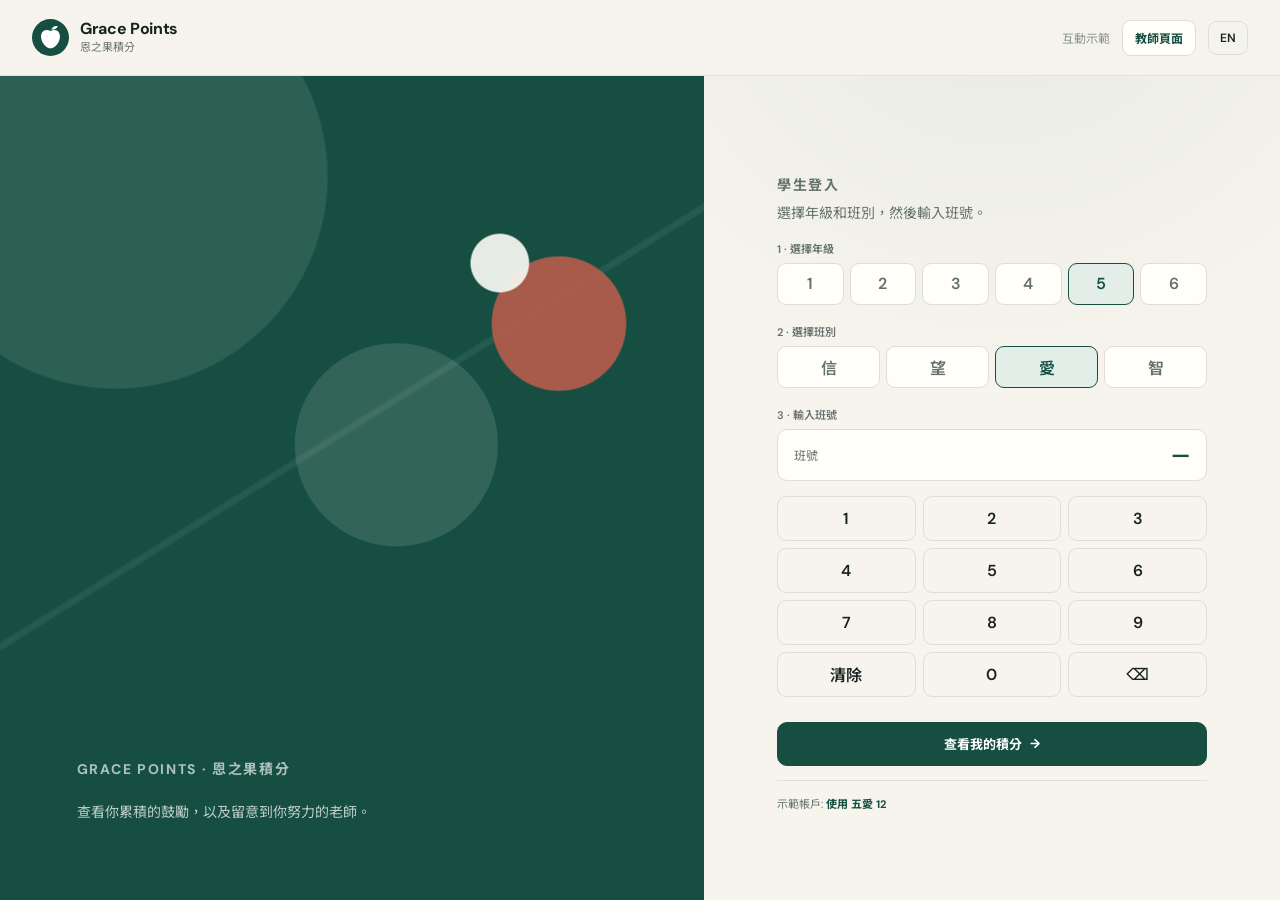
<file: index.html>
<!doctype html>
<html lang="zh-Hant">
  <head>
    <meta charset="UTF-8" />
    <meta name="viewport" content="width=device-width, initial-scale=1.0" />
    <meta name="theme-color" content="#164f42" />
    <meta
      name="description"
      content="Grace Points — a bilingual school reward system demo for Hong Kong primary schools."
    />
    <title>Grace Points · 恩之果積分</title>
    <link rel="preconnect" href="https://fonts.googleapis.com" />
    <link rel="preconnect" href="https://fonts.gstatic.com" crossorigin />
    <link
      href="https://fonts.googleapis.com/css2?family=DM+Sans:wght@400;500;600;700&family=Noto+Sans+TC:wght@400;500;600;700&display=swap"
      rel="stylesheet"
    />
    <link rel="stylesheet" href="styles.css?v=5" />
  </head>
  <body data-page="student">
    <div class="app-shell">
      <header class="topbar page-topbar">
        <a class="brand" href="index.html" aria-label="Grace Points student home">
          <span class="brand-mark" aria-hidden="true">
            <svg viewBox="0 0 40 40" role="img">
              <path d="M21 8c2.4-4.1 5.7-5.7 9.8-4.8C28.9 7 25.6 8.7 21 8Z" />
              <path d="M20.1 10.4C11.7 6 4.6 12 6.2 21c1.5 8.1 7.6 15 13.8 15s12.3-6.9 13.8-15c1.6-9-5.5-15-13.7-10.6Z" />
              <circle cx="15" cy="18" r="2.2" />
            </svg>
          </span>
          <span class="brand-copy">
            <strong>Grace Points</strong>
            <small>恩之果積分</small>
          </span>
        </a>

        <div class="topbar-actions">
          <span class="demo-badge" data-i18n="demo">互動示範</span>
          <a class="portal-link" href="teacher.html" data-i18n="teacherPortal">教師頁面</a>
          <button class="language-button" id="language-toggle" type="button" aria-label="Switch language">
            EN
          </button>
        </div>
      </header>

      <main id="main-content" tabindex="-1"></main>
    </div>

    <div id="modal-root"></div>
    <div class="toast" id="toast" role="status" aria-live="polite"></div>

    <noscript>This demo needs JavaScript enabled.</noscript>
    <script src="app.js?v=5" defer></script>
  </body>
</html>
</file>
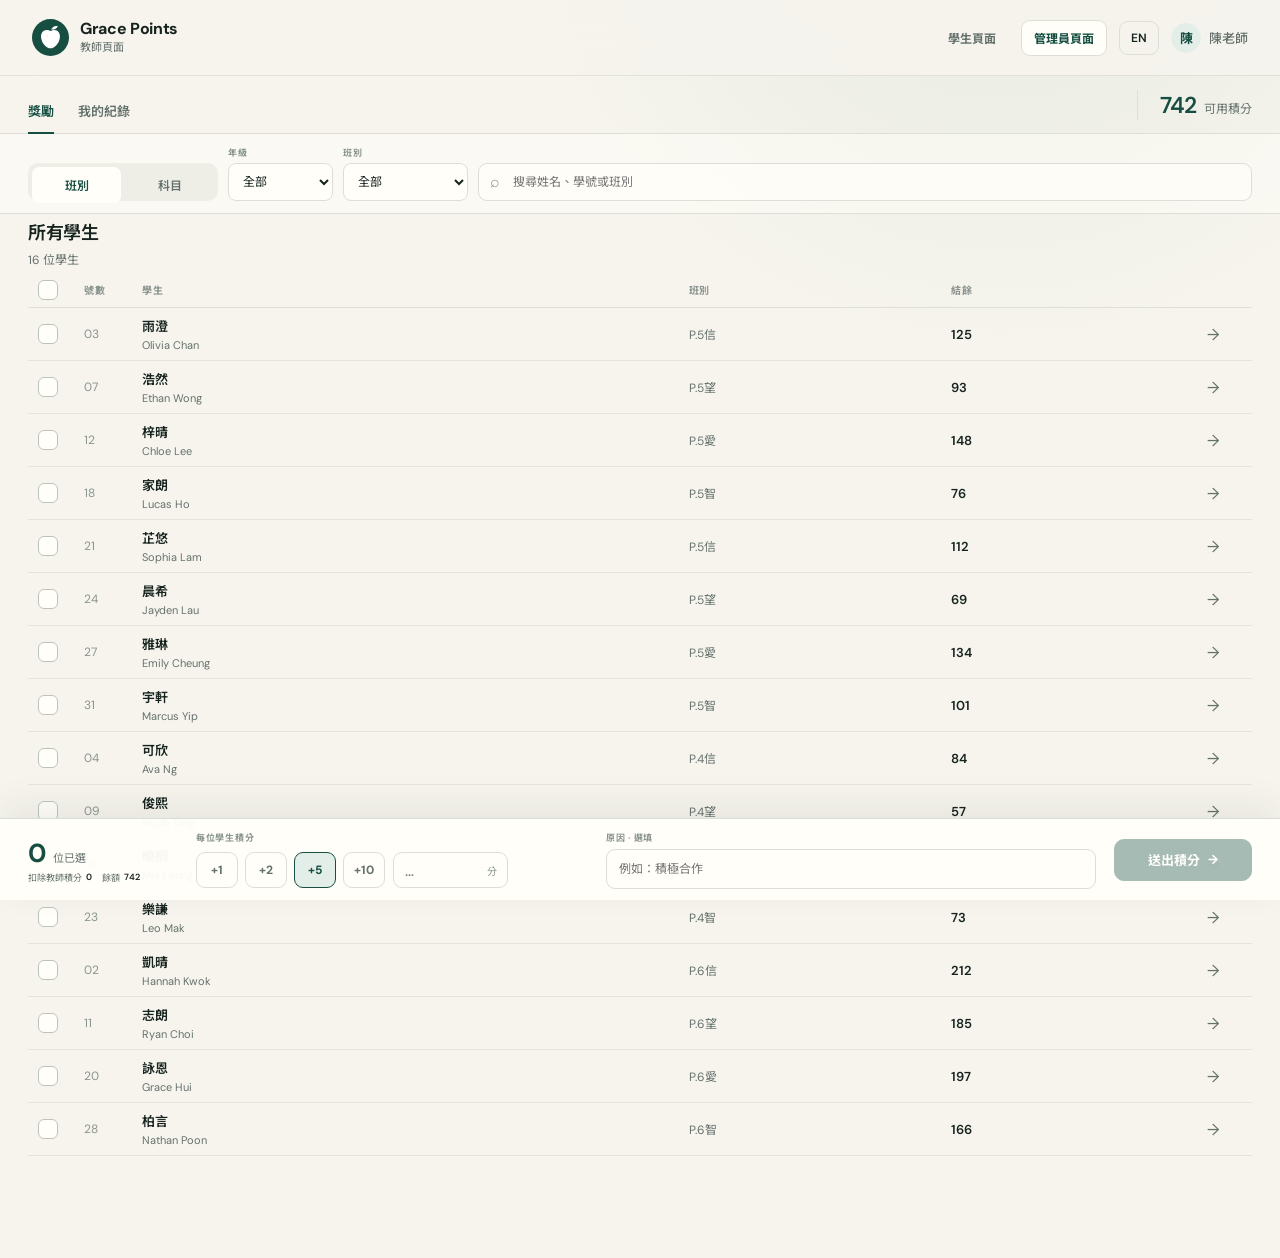
<file: teacher.html>
<!doctype html>
<html lang="zh-Hant">
  <head>
    <meta charset="UTF-8" />
    <meta name="viewport" content="width=device-width, initial-scale=1.0" />
    <meta name="theme-color" content="#164f42" />
    <meta
      name="description"
      content="Grace Points teacher reward and administration portal demo."
    />
    <title>Teacher Portal · Grace Points</title>
    <link rel="preconnect" href="https://fonts.googleapis.com" />
    <link rel="preconnect" href="https://fonts.gstatic.com" crossorigin />
    <link
      href="https://fonts.googleapis.com/css2?family=DM+Sans:wght@400;500;600;700&family=Noto+Sans+TC:wght@400;500;600;700&display=swap"
      rel="stylesheet"
    />
    <link rel="stylesheet" href="styles.css?v=5" />
  </head>
  <body data-page="teacher">
    <div class="app-shell">
      <header class="topbar page-topbar">
        <a class="brand" href="teacher.html" aria-label="Grace Points teacher home">
          <span class="brand-mark" aria-hidden="true">
            <svg viewBox="0 0 40 40" role="img">
              <path d="M21 8c2.4-4.1 5.7-5.7 9.8-4.8C28.9 7 25.6 8.7 21 8Z" />
              <path d="M20.1 10.4C11.7 6 4.6 12 6.2 21c1.5 8.1 7.6 15 13.8 15s12.3-6.9 13.8-15c1.6-9-5.5-15-13.7-10.6Z" />
              <circle cx="15" cy="18" r="2.2" />
            </svg>
          </span>
          <span class="brand-copy">
            <strong>Grace Points</strong>
            <small data-i18n="teacherPortal">教師頁面</small>
          </span>
        </a>

        <div class="topbar-actions">
          <a class="portal-link subtle-link" href="index.html" data-i18n="studentPage">學生頁面</a>
          <button class="portal-link" id="admin-entry-button" type="button" data-i18n="adminPortal">管理員頁面</button>
          <button class="portal-link" id="back-to-teacher-button" type="button" data-i18n="teacherWorkspace" hidden>教師工作區</button>
          <button class="language-button" id="language-toggle" type="button" aria-label="Switch language">EN</button>
          <div class="account-identity" id="account-identity" aria-live="polite">
            <span class="avatar">陳</span>
            <span class="account-name">陳老師</span>
          </div>
        </div>
      </header>

      <main id="main-content" tabindex="-1"></main>
    </div>

    <div id="modal-root"></div>
    <div class="toast" id="toast" role="status" aria-live="polite"></div>

    <noscript>This demo needs JavaScript enabled.</noscript>
    <script src="app.js?v=5" defer></script>
  </body>
</html>
</file>
<file: styles.css>
:root {
  --ink: #17231f;
  --muted: #65716d;
  --soft: #8a948f;
  --paper: #f6f4ed;
  --surface: #fffef9;
  --surface-2: #eeeee7;
  --line: #dcded7;
  --jade: #164f42;
  --jade-2: #246c5a;
  --jade-soft: #e4eee9;
  --berry: #bd5d4c;
  --warning: #8a6123;
  --warning-soft: #f5e7c9;
  --danger: #9c4136;
  --danger-soft: #f6e2de;
  --shadow: 0 18px 60px rgba(27, 47, 40, 0.12);
  --font: "DM Sans", "Noto Sans TC", system-ui, sans-serif;
  --header-h: 76px;
}

* {
  box-sizing: border-box;
}

html {
  min-width: 320px;
  background: var(--paper);
  color: var(--ink);
  font-family: var(--font);
  scroll-behavior: smooth;
}

body {
  margin: 0;
  min-height: 100vh;
  background:
    radial-gradient(circle at 78% -10%, rgba(43, 112, 91, 0.08), transparent 30rem),
    var(--paper);
}

button,
input,
select,
textarea {
  color: inherit;
  font: inherit;
}

button {
  cursor: pointer;
}

button:focus-visible,
input:focus-visible,
select:focus-visible,
textarea:focus-visible {
  outline: 3px solid rgba(36, 108, 90, 0.24);
  outline-offset: 2px;
}

.sr-only {
  position: absolute;
  width: 1px;
  height: 1px;
  padding: 0;
  overflow: hidden;
  clip: rect(0, 0, 0, 0);
  white-space: nowrap;
  border: 0;
}

.app-shell {
  min-height: 100vh;
}

.topbar {
  position: sticky;
  top: 0;
  z-index: 30;
  display: grid;
  grid-template-columns: minmax(220px, 1fr) auto minmax(220px, 1fr);
  align-items: center;
  min-height: var(--header-h);
  padding: 0 32px;
  border-bottom: 1px solid rgba(22, 79, 66, 0.1);
  background: rgba(246, 244, 237, 0.92);
  backdrop-filter: blur(18px);
}

.brand {
  display: inline-flex;
  align-items: center;
  justify-self: start;
  gap: 11px;
  padding: 0;
  border: 0;
  background: transparent;
  text-align: left;
}

.brand-mark {
  display: grid;
  width: 37px;
  height: 37px;
  place-items: center;
  border-radius: 50%;
  background: var(--jade);
  color: #fff;
}

.brand-mark svg {
  width: 27px;
  fill: currentColor;
}

.brand-mark circle {
  fill: var(--paper);
}

.brand-copy {
  display: grid;
  line-height: 1.05;
}

.brand-copy strong {
  font-size: 16px;
  letter-spacing: -0.02em;
}

.brand-copy small {
  margin-top: 4px;
  color: var(--muted);
  font-size: 11px;
}

.role-switcher {
  display: flex;
  gap: 4px;
  padding: 4px;
  border-radius: 12px;
  background: rgba(226, 227, 220, 0.68);
}

.role-button {
  min-width: 88px;
  padding: 9px 14px;
  border: 0;
  border-radius: 9px;
  background: transparent;
  color: var(--muted);
  font-size: 13px;
  font-weight: 600;
  transition: 180ms ease;
}

.role-button:hover {
  color: var(--ink);
}

.role-button.active {
  background: var(--surface);
  box-shadow: 0 2px 10px rgba(27, 47, 40, 0.08);
  color: var(--jade);
}

.topbar-actions {
  display: flex;
  align-items: center;
  justify-self: end;
  gap: 12px;
}

.demo-badge {
  color: var(--soft);
  font-size: 12px;
}

.language-button {
  padding: 8px 11px;
  border: 1px solid var(--line);
  border-radius: 9px;
  background: transparent;
  font-size: 12px;
  font-weight: 600;
}

.language-button:hover {
  border-color: var(--jade-2);
  color: var(--jade);
}

.account-identity {
  display: flex;
  align-items: center;
  gap: 8px;
  color: var(--muted);
  font-size: 13px;
  font-weight: 500;
}

.avatar {
  display: grid;
  width: 30px;
  height: 30px;
  place-items: center;
  border-radius: 50%;
  background: var(--jade-soft);
  color: var(--jade);
  font-weight: 700;
}

#main-content {
  min-height: calc(100vh - var(--header-h));
}

.view-enter {
  animation: view-enter 420ms cubic-bezier(0.2, 0.75, 0.25, 1) both;
}

@keyframes view-enter {
  from {
    opacity: 0;
    transform: translateY(10px);
  }
  to {
    opacity: 1;
    transform: translateY(0);
  }
}

.page-heading {
  display: flex;
  align-items: flex-end;
  justify-content: space-between;
  gap: 24px;
  padding: 34px 40px 28px;
}

.eyebrow {
  margin: 0 0 7px;
  color: var(--jade-2);
  font-size: 11px;
  font-weight: 700;
  letter-spacing: 0.12em;
  text-transform: uppercase;
}

.page-heading h1,
.student-home h1,
.login-panel h1 {
  margin: 0;
  font-size: clamp(27px, 3.2vw, 43px);
  font-weight: 600;
  letter-spacing: -0.045em;
  line-height: 1.05;
}

.page-heading p,
.login-panel > p {
  max-width: 560px;
  margin: 8px 0 0;
  color: var(--muted);
  font-size: 14px;
}

.teacher-balance {
  display: flex;
  align-items: baseline;
  gap: 8px;
  padding-left: 22px;
  border-left: 1px solid var(--line);
  white-space: nowrap;
}

.teacher-balance strong {
  color: var(--jade);
  font-size: 31px;
  font-weight: 600;
  letter-spacing: -0.05em;
}

.teacher-balance span {
  color: var(--muted);
  font-size: 12px;
}

.teacher-tabs {
  display: flex;
  gap: 24px;
  padding: 0 40px;
  border-bottom: 1px solid var(--line);
}

.text-tab {
  position: relative;
  padding: 0 0 13px;
  border: 0;
  background: transparent;
  color: var(--muted);
  font-size: 13px;
  font-weight: 600;
}

.text-tab.active {
  color: var(--jade);
}

.text-tab.active::after {
  position: absolute;
  right: 0;
  bottom: -1px;
  left: 0;
  height: 2px;
  background: var(--jade);
  content: "";
}

.teacher-workspace {
  display: grid;
  grid-template-columns: 250px minmax(460px, 1fr) 320px;
  min-height: calc(100vh - 235px);
}

.scope-panel,
.reward-panel {
  padding: 26px;
}

.scope-panel {
  border-right: 1px solid var(--line);
}

.reward-panel {
  border-left: 1px solid var(--line);
  background: rgba(255, 254, 249, 0.54);
}

.sticky-panel {
  position: sticky;
  top: calc(var(--header-h) + 26px);
}

.section-label {
  display: block;
  margin-bottom: 12px;
  color: var(--soft);
  font-size: 10px;
  font-weight: 700;
  letter-spacing: 0.12em;
  text-transform: uppercase;
}

.mode-switch {
  display: grid;
  grid-template-columns: 1fr 1fr;
  gap: 4px;
  padding: 4px;
  border-radius: 10px;
  background: var(--surface-2);
}

.mode-switch button {
  padding: 9px 6px;
  border: 0;
  border-radius: 7px;
  background: transparent;
  color: var(--muted);
  font-size: 12px;
  font-weight: 600;
}

.mode-switch button.active {
  background: var(--surface);
  color: var(--jade);
}

.field-group {
  display: grid;
  gap: 7px;
  margin-top: 18px;
}

.field-group label {
  color: var(--muted);
  font-size: 11px;
  font-weight: 600;
}

.field-group select,
.field-group input,
.field-group textarea,
.custom-points input {
  width: 100%;
  border: 1px solid var(--line);
  border-radius: 9px;
  background: var(--surface);
}

.field-group select,
.field-group input {
  height: 42px;
  padding: 0 11px;
}

.field-group textarea {
  min-height: 92px;
  padding: 11px;
  resize: vertical;
}

.recent-lists {
  display: grid;
  gap: 3px;
  margin-top: 30px;
}

.recent-button {
  display: flex;
  align-items: center;
  justify-content: space-between;
  padding: 9px 0;
  border: 0;
  border-bottom: 1px solid rgba(220, 222, 215, 0.7);
  background: transparent;
  color: var(--muted);
  font-size: 12px;
  text-align: left;
}

.recent-button span:last-child {
  color: var(--soft);
}

.roster-panel {
  min-width: 0;
  padding: 26px 30px 70px;
}

.roster-toolbar {
  display: flex;
  align-items: center;
  justify-content: space-between;
  gap: 16px;
  margin-bottom: 15px;
}

.roster-title h2,
.reward-panel h2,
.activity-section h2,
.admin-section h2 {
  margin: 0;
  font-size: 18px;
  font-weight: 600;
  letter-spacing: -0.025em;
}

.roster-title p,
.reward-panel h2 + p,
.admin-section h2 + p {
  margin: 5px 0 0;
  color: var(--muted);
  font-size: 12px;
}

.search-box {
  position: relative;
  width: min(250px, 40%);
}

.search-box::before {
  position: absolute;
  top: 50%;
  left: 12px;
  color: var(--soft);
  content: "⌕";
  transform: translateY(-54%);
}

.search-box input {
  width: 100%;
  height: 38px;
  padding: 0 12px 0 34px;
  border: 1px solid var(--line);
  border-radius: 9px;
  background: rgba(255, 254, 249, 0.72);
  font-size: 12px;
}

.roster-header,
.student-row {
  display: grid;
  grid-template-columns: 36px 48px minmax(180px, 1.7fr) 0.8fr 0.75fr 44px;
  align-items: center;
  gap: 10px;
}

.roster-header {
  min-height: 36px;
  padding: 0 10px;
  border-bottom: 1px solid var(--line);
  color: var(--soft);
  font-size: 10px;
  font-weight: 700;
  letter-spacing: 0.08em;
  text-transform: uppercase;
}

.student-row {
  min-height: 65px;
  padding: 8px 10px;
  border-bottom: 1px solid rgba(220, 222, 215, 0.7);
  transition: background 160ms ease, padding 160ms ease;
}

.student-row:hover {
  background: rgba(255, 254, 249, 0.7);
}

.student-row.selected {
  background: var(--jade-soft);
}

.check-control {
  display: grid;
  width: 20px;
  height: 20px;
  place-items: center;
  border: 1px solid #bcc3bf;
  border-radius: 6px;
  background: var(--surface);
  color: transparent;
  font-size: 12px;
  transition: 160ms ease;
}

.check-control.checked {
  border-color: var(--jade);
  background: var(--jade);
  color: #fff;
  transform: scale(1.04);
}

.row-selector,
.select-all-button,
.student-detail-button {
  padding: 0;
  border: 0;
  background: transparent;
}

.student-number {
  color: var(--soft);
  font-size: 12px;
  font-variant-numeric: tabular-nums;
}

.student-name {
  display: grid;
  gap: 3px;
  min-width: 0;
}

.student-name strong {
  overflow: hidden;
  font-size: 13px;
  font-weight: 600;
  text-overflow: ellipsis;
  white-space: nowrap;
}

.student-name small {
  overflow: hidden;
  color: var(--muted);
  font-size: 11px;
  text-overflow: ellipsis;
  white-space: nowrap;
}

.class-tag {
  color: var(--muted);
  font-size: 12px;
}

.point-balance {
  font-size: 13px;
  font-weight: 600;
  font-variant-numeric: tabular-nums;
}

.student-detail-button {
  display: grid;
  width: 30px;
  height: 30px;
  place-items: center;
  border-radius: 50%;
  color: var(--muted);
}

.student-detail-button:hover {
  background: var(--surface);
  color: var(--jade);
}

.empty-state {
  padding: 64px 20px;
  color: var(--muted);
  text-align: center;
}

.empty-state strong {
  display: block;
  margin-bottom: 6px;
  color: var(--ink);
}

.reward-panel h2 + p {
  margin-bottom: 22px;
}

.selection-count {
  display: flex;
  align-items: baseline;
  justify-content: space-between;
  padding: 15px 0;
  border-top: 1px solid var(--line);
  border-bottom: 1px solid var(--line);
}

.selection-count strong {
  color: var(--jade);
  font-size: 30px;
  font-weight: 600;
  letter-spacing: -0.05em;
}

.selection-count span {
  color: var(--muted);
  font-size: 12px;
}

.quick-points {
  display: grid;
  grid-template-columns: repeat(4, 1fr);
  gap: 7px;
}

.point-button {
  height: 42px;
  border: 1px solid var(--line);
  border-radius: 9px;
  background: var(--surface);
  color: var(--muted);
  font-size: 12px;
  font-weight: 700;
  transition: 160ms ease;
}

.point-button:hover,
.point-button.active {
  border-color: var(--jade);
  background: var(--jade-soft);
  color: var(--jade);
}

.custom-points {
  position: relative;
}

.custom-points input {
  height: 42px;
  padding: 0 50px 0 11px;
}

.custom-points span {
  position: absolute;
  top: 50%;
  right: 11px;
  color: var(--soft);
  font-size: 10px;
  transform: translateY(-50%);
}

.award-summary {
  display: grid;
  gap: 8px;
  margin-top: 22px;
  padding: 14px 0;
  border-top: 1px solid var(--line);
}

.summary-row {
  display: flex;
  justify-content: space-between;
  color: var(--muted);
  font-size: 12px;
}

.summary-row strong {
  color: var(--ink);
  font-weight: 600;
}

.summary-row.negative strong {
  color: var(--danger);
}

.balance-warning {
  margin: 1px 0 10px;
  padding: 9px 10px;
  border-radius: 8px;
  background: var(--warning-soft);
  color: var(--warning);
  font-size: 11px;
  line-height: 1.4;
}

.primary-button,
.secondary-button,
.danger-button {
  display: inline-flex;
  min-height: 44px;
  align-items: center;
  justify-content: center;
  gap: 8px;
  padding: 0 16px;
  border-radius: 10px;
  font-size: 13px;
  font-weight: 700;
  transition: 180ms ease;
}

.primary-button {
  border: 1px solid var(--jade);
  background: var(--jade);
  color: #fff;
}

.primary-button:hover:not(:disabled) {
  background: var(--jade-2);
  transform: translateY(-1px);
}

.primary-button:disabled {
  cursor: not-allowed;
  opacity: 0.38;
}

.secondary-button {
  border: 1px solid var(--line);
  background: var(--surface);
  color: var(--ink);
}

.secondary-button:hover {
  border-color: var(--jade-2);
  color: var(--jade);
}

.danger-button {
  border: 1px solid var(--danger);
  background: var(--danger);
  color: #fff;
}

.full-button {
  width: 100%;
}

.mobile-points-control {
  display: none;
}

.activity-section,
.admin-content {
  padding: 30px 40px 80px;
}

.table-wrap {
  margin-top: 18px;
  overflow-x: auto;
  border-top: 1px solid var(--line);
}

.data-table {
  width: 100%;
  border-collapse: collapse;
  font-size: 12px;
  text-align: left;
}

.data-table th {
  padding: 12px 10px;
  color: var(--soft);
  font-size: 10px;
  letter-spacing: 0.08em;
  text-transform: uppercase;
}

.data-table td {
  padding: 15px 10px;
  border-top: 1px solid rgba(220, 222, 215, 0.75);
  color: var(--muted);
  vertical-align: middle;
}

.data-table td strong {
  color: var(--ink);
  font-weight: 600;
}

.inline-action {
  padding: 6px 0;
  border: 0;
  background: transparent;
  color: var(--jade-2);
  font-size: 11px;
  font-weight: 700;
}

.inline-action[disabled] {
  cursor: default;
  color: var(--soft);
}

.status-label {
  display: inline-flex;
  align-items: center;
  gap: 6px;
  white-space: nowrap;
}

.status-label::before {
  width: 7px;
  height: 7px;
  border-radius: 50%;
  background: var(--jade-2);
  content: "";
}

.status-label.reversed::before {
  background: var(--soft);
}

.student-login-view {
  display: grid;
  min-height: calc(100vh - var(--header-h));
  grid-template-columns: minmax(0, 1.1fr) minmax(420px, 0.9fr);
}

.login-atmosphere {
  position: relative;
  display: flex;
  min-height: 640px;
  flex-direction: column;
  justify-content: flex-end;
  overflow: hidden;
  padding: clamp(36px, 6vw, 84px);
  background: var(--jade);
  color: #fff;
}

.orchard-pattern {
  position: absolute;
  inset: 0;
  opacity: 0.95;
  background:
    radial-gradient(circle at 70% 24%, rgba(255, 254, 249, 0.94) 0 3.4%, transparent 3.6%),
    radial-gradient(circle at 78% 31%, rgba(189, 93, 76, 0.92) 0 8%, transparent 8.2%),
    radial-gradient(circle at 56% 45%, rgba(255, 254, 249, 0.13) 0 16%, transparent 16.2%),
    radial-gradient(circle at 18% 14%, rgba(255, 254, 249, 0.1) 0 22%, transparent 22.2%),
    linear-gradient(148deg, transparent 45%, rgba(255, 255, 255, 0.07) 45.2% 45.6%, transparent 45.8%);
  transform: scale(1.05);
  animation: atmosphere-drift 10s ease-in-out infinite alternate;
}

@keyframes atmosphere-drift {
  to {
    transform: scale(1.1) translate3d(-1%, 1%, 0);
  }
}

.login-atmosphere-copy {
  position: relative;
  max-width: 520px;
  z-index: 1;
}

.login-atmosphere-copy .eyebrow {
  color: rgba(255, 255, 255, 0.65);
}

.login-atmosphere-copy h2 {
  max-width: 480px;
  margin: 0;
  font-size: clamp(40px, 5.6vw, 76px);
  font-weight: 500;
  letter-spacing: -0.06em;
  line-height: 0.98;
}

.login-atmosphere-copy p {
  max-width: 390px;
  margin: 20px 0 0;
  color: rgba(255, 255, 255, 0.72);
  font-size: 14px;
  line-height: 1.6;
}

.login-panel-wrap {
  display: grid;
  place-items: center;
  padding: 40px;
}

.login-panel {
  width: min(430px, 100%);
}

.login-panel h1 {
  font-size: 34px;
}

.choice-row {
  display: grid;
  grid-template-columns: repeat(6, 1fr);
  gap: 6px;
}

.choice-row.classes {
  grid-template-columns: repeat(4, 1fr);
}

.choice-button {
  height: 42px;
  border: 1px solid var(--line);
  border-radius: 9px;
  background: var(--surface);
  color: var(--muted);
  font-weight: 600;
}

.choice-button.active {
  border-color: var(--jade);
  background: var(--jade-soft);
  color: var(--jade);
}

.number-display {
  display: flex;
  height: 52px;
  align-items: center;
  justify-content: space-between;
  padding: 0 16px;
  border: 1px solid var(--line);
  border-radius: 10px;
  background: var(--surface);
}

.number-display span {
  color: var(--muted);
  font-size: 12px;
}

.number-display strong {
  min-width: 26px;
  color: var(--jade);
  font-size: 21px;
  text-align: right;
}

.number-pad {
  display: grid;
  grid-template-columns: repeat(3, 1fr);
  gap: 7px;
  margin-top: 8px;
}

.number-key {
  height: 45px;
  border: 1px solid var(--line);
  border-radius: 9px;
  background: transparent;
  font-weight: 600;
}

.number-key:hover {
  background: var(--surface);
}

.demo-hint {
  margin-top: 14px;
  padding-top: 14px;
  border-top: 1px solid var(--line);
  color: var(--muted);
  font-size: 11px;
}

.demo-hint button {
  padding: 0;
  border: 0;
  background: transparent;
  color: var(--jade);
  font-weight: 700;
}

.login-error {
  min-height: 17px;
  margin: 8px 0 0;
  color: var(--danger);
  font-size: 11px;
}

.student-home {
  padding: 38px 6vw 90px;
}

.student-topline {
  display: flex;
  align-items: flex-start;
  justify-content: space-between;
  gap: 20px;
}

.student-balance-stage {
  display: grid;
  min-height: 270px;
  grid-template-columns: 1fr auto;
  align-items: end;
  margin-top: 36px;
  padding: clamp(28px, 5vw, 64px);
  overflow: hidden;
  border-radius: 20px;
  background: var(--jade);
  color: #fff;
}

.student-balance-stage > div:first-child {
  align-self: center;
}

.student-balance-stage span {
  color: rgba(255, 255, 255, 0.65);
  font-size: 12px;
}

.student-balance-stage strong {
  display: block;
  margin-top: 6px;
  font-size: clamp(65px, 12vw, 132px);
  font-weight: 500;
  letter-spacing: -0.08em;
  line-height: 0.8;
}

.balance-fruit {
  position: relative;
  width: clamp(120px, 18vw, 220px);
  aspect-ratio: 1;
  border: 1px solid rgba(255, 255, 255, 0.24);
  border-radius: 50%;
}

.balance-fruit::before,
.balance-fruit::after {
  position: absolute;
  border-radius: 50%;
  content: "";
}

.balance-fruit::before {
  inset: 18%;
  background: var(--berry);
}

.balance-fruit::after {
  width: 17%;
  height: 17%;
  top: 17%;
  right: 23%;
  background: #fff;
}

.history-layout {
  display: grid;
  grid-template-columns: minmax(0, 1fr) 240px;
  gap: 56px;
  margin-top: 46px;
}

.history-list {
  border-top: 1px solid var(--line);
}

.history-row {
  display: grid;
  grid-template-columns: 50px minmax(180px, 1fr) 130px 90px;
  align-items: center;
  gap: 12px;
  min-height: 74px;
  border-bottom: 1px solid var(--line);
}

.history-icon {
  display: grid;
  width: 34px;
  height: 34px;
  place-items: center;
  border-radius: 50%;
  background: var(--jade-soft);
  color: var(--jade);
  font-weight: 700;
}

.history-icon.redeem {
  background: var(--danger-soft);
  color: var(--danger);
}

.history-copy strong {
  display: block;
  font-size: 13px;
  font-weight: 600;
}

.history-copy small,
.history-meta {
  color: var(--muted);
  font-size: 11px;
}

.history-amount {
  font-weight: 700;
  text-align: right;
}

.history-amount.positive {
  color: var(--jade);
}

.history-amount.negative {
  color: var(--danger);
}

.year-summary {
  position: sticky;
  top: calc(var(--header-h) + 30px);
  align-self: start;
  padding-left: 22px;
  border-left: 1px solid var(--line);
}

.year-summary dl {
  margin: 0;
}

.year-summary div {
  padding: 13px 0;
  border-bottom: 1px solid var(--line);
}

.year-summary dt {
  color: var(--muted);
  font-size: 11px;
}

.year-summary dd {
  margin: 4px 0 0;
  font-size: 19px;
  font-weight: 600;
}

.admin-metrics {
  display: grid;
  grid-template-columns: repeat(4, 1fr);
  border-top: 1px solid var(--line);
  border-bottom: 1px solid var(--line);
}

.metric {
  padding: 24px 26px;
  border-right: 1px solid var(--line);
}

.metric:last-child {
  border-right: 0;
}

.metric span {
  color: var(--muted);
  font-size: 11px;
}

.metric strong {
  display: block;
  margin-top: 7px;
  font-size: 29px;
  font-weight: 600;
  letter-spacing: -0.05em;
}

.admin-grid {
  display: grid;
  grid-template-columns: minmax(0, 1.35fr) minmax(300px, 0.65fr);
  gap: 56px;
  margin-top: 42px;
}

.admin-section-heading {
  display: flex;
  align-items: flex-start;
  justify-content: space-between;
  gap: 16px;
}

.teacher-spending-list {
  margin-top: 22px;
  border-top: 1px solid var(--line);
}

.spending-row {
  display: grid;
  grid-template-columns: minmax(120px, 0.8fr) minmax(140px, 1.4fr) 62px 62px 76px;
  align-items: center;
  gap: 16px;
  min-height: 61px;
  border-bottom: 1px solid var(--line);
  font-size: 12px;
}

.spending-name strong {
  display: block;
}

.spending-name small {
  color: var(--muted);
}

.spending-track {
  height: 5px;
  overflow: hidden;
  border-radius: 5px;
  background: var(--surface-2);
}

.spending-fill {
  height: 100%;
  border-radius: inherit;
  background: var(--jade-2);
  transform-origin: left;
  animation: grow-bar 700ms 140ms cubic-bezier(0.2, 0.75, 0.25, 1) both;
}

@keyframes grow-bar {
  from { transform: scaleX(0); }
  to { transform: scaleX(1); }
}

.negative-number {
  color: var(--danger);
}

.rollover-panel {
  padding: 25px;
  border-radius: 16px;
  background: var(--jade);
  color: #fff;
}

.rollover-panel .eyebrow {
  color: rgba(255, 255, 255, 0.62);
}

.rollover-panel h2 {
  max-width: 250px;
  font-size: 26px;
  line-height: 1.1;
}

.rollover-panel p {
  color: rgba(255, 255, 255, 0.67);
  line-height: 1.5;
}

.rollover-list {
  display: grid;
  gap: 9px;
  margin: 22px 0;
  padding: 0;
  list-style: none;
  color: rgba(255, 255, 255, 0.82);
  font-size: 12px;
}

.rollover-list li::before {
  margin-right: 8px;
  color: #bcd7cd;
  content: "✓";
}

.rollover-panel .secondary-button {
  border-color: rgba(255, 255, 255, 0.22);
  background: #fff;
  color: var(--jade);
}

.modal-backdrop {
  position: fixed;
  inset: 0;
  z-index: 80;
  display: grid;
  place-items: center;
  padding: 20px;
  background: rgba(14, 28, 23, 0.48);
  backdrop-filter: blur(7px);
  animation: fade-in 180ms ease both;
}

@keyframes fade-in {
  from { opacity: 0; }
  to { opacity: 1; }
}

.modal {
  width: min(480px, 100%);
  max-height: min(720px, 88vh);
  overflow-y: auto;
  padding: 28px;
  border-radius: 17px;
  background: var(--surface);
  box-shadow: var(--shadow);
  animation: modal-enter 240ms cubic-bezier(0.2, 0.75, 0.25, 1) both;
}

@keyframes modal-enter {
  from { opacity: 0; transform: translateY(14px) scale(0.98); }
  to { opacity: 1; transform: translateY(0) scale(1); }
}

.modal-kicker {
  color: var(--jade-2);
  font-size: 10px;
  font-weight: 700;
  letter-spacing: 0.12em;
  text-transform: uppercase;
}

.modal h2 {
  margin: 8px 0 9px;
  font-size: 27px;
  font-weight: 600;
  letter-spacing: -0.04em;
}

.modal p {
  color: var(--muted);
  font-size: 13px;
  line-height: 1.55;
}

.modal-summary {
  margin: 22px 0;
  padding: 14px 0;
  border-top: 1px solid var(--line);
  border-bottom: 1px solid var(--line);
}

.modal-actions {
  display: flex;
  justify-content: flex-end;
  gap: 9px;
  margin-top: 22px;
}

.toast {
  position: fixed;
  right: 24px;
  bottom: 24px;
  z-index: 120;
  max-width: min(390px, calc(100vw - 32px));
  padding: 13px 17px;
  border-radius: 10px;
  background: var(--ink);
  box-shadow: var(--shadow);
  color: #fff;
  font-size: 12px;
  opacity: 0;
  pointer-events: none;
  transform: translateY(12px);
  transition: 220ms ease;
}

.toast.show {
  opacity: 1;
  transform: translateY(0);
}

.mobile-role-nav {
  display: none;
}

@media (max-width: 1080px) {
  .teacher-workspace {
    grid-template-columns: 210px minmax(410px, 1fr) 280px;
  }

  .scope-panel,
  .reward-panel {
    padding: 22px 18px;
  }

  .roster-panel {
    padding-right: 20px;
    padding-left: 20px;
  }

  .student-row,
  .roster-header {
    grid-template-columns: 34px 38px minmax(150px, 1.7fr) 0.7fr 0.65fr 36px;
  }

  .topbar {
    padding: 0 22px;
  }

  .demo-badge,
  .account-name {
    display: none;
  }
}

@media (min-width: 861px) and (max-height: 800px) {
  .page-heading {
    padding-top: 25px;
    padding-bottom: 20px;
  }

  .scope-panel,
  .reward-panel {
    padding-top: 18px;
    padding-bottom: 18px;
  }

  .roster-panel {
    padding-top: 18px;
  }

  .reward-panel h2 + p {
    margin-bottom: 12px;
  }

  .selection-count {
    padding: 9px 0;
  }

  .selection-count strong {
    font-size: 25px;
  }

  .reward-panel .field-group {
    margin-top: 11px;
  }

  .reward-panel .point-button,
  .reward-panel .custom-points input {
    height: 36px;
  }

  .reward-panel .field-group textarea {
    min-height: 54px;
  }

  .award-summary {
    margin-top: 11px;
    padding: 8px 0;
  }

  .reward-panel .primary-button {
    min-height: 40px;
  }
}

@media (max-width: 860px) {
  :root {
    --header-h: 66px;
  }

  body {
    padding-bottom: 68px;
  }

  .topbar {
    grid-template-columns: 1fr auto;
    min-height: var(--header-h);
    padding: 0 17px;
  }

  .role-switcher,
  .account-identity {
    display: none;
  }

  .brand-mark {
    width: 34px;
    height: 34px;
  }

  .brand-copy strong {
    font-size: 14px;
  }

  .topbar-actions {
    grid-column: 2;
  }

  .mobile-role-nav {
    position: fixed;
    right: 0;
    bottom: 0;
    left: 0;
    z-index: 50;
    display: grid;
    grid-template-columns: repeat(3, 1fr);
    min-height: 68px;
    border-top: 1px solid var(--line);
    background: rgba(255, 254, 249, 0.96);
    backdrop-filter: blur(18px);
  }

  .mobile-role {
    display: grid;
    place-content: center;
    gap: 3px;
    border: 0;
    background: transparent;
    color: var(--soft);
    font-size: 10px;
    font-weight: 600;
  }

  .mobile-role.active {
    color: var(--jade);
  }

  .mobile-icon {
    font-size: 18px;
    line-height: 1;
  }

  .page-heading {
    align-items: flex-start;
    padding: 25px 20px 21px;
  }

  .page-heading h1 {
    font-size: 29px;
  }

  .page-heading p {
    font-size: 12px;
  }

  .teacher-balance {
    padding-left: 15px;
  }

  .teacher-balance strong {
    font-size: 24px;
  }

  .teacher-tabs {
    padding: 0 20px;
  }

  .teacher-workspace {
    display: block;
  }

  .scope-panel {
    border-right: 0;
    border-bottom: 1px solid var(--line);
  }

  .scope-panel .sticky-panel {
    position: static;
    display: grid;
    grid-template-columns: 1fr 1fr 1fr;
    gap: 10px;
  }

  .scope-panel .section-label,
  .scope-panel .mode-switch,
  .scope-panel .recent-lists,
  .scope-panel .field-group:first-of-type {
    display: none;
  }

  .scope-panel .field-group {
    margin-top: 0;
  }

  .roster-panel {
    padding: 21px 20px;
  }

  .reward-panel {
    position: sticky;
    bottom: 68px;
    z-index: 20;
    padding: 15px 20px;
    border-top: 1px solid var(--line);
    border-left: 0;
    background: rgba(255, 254, 249, 0.97);
    backdrop-filter: blur(16px);
  }

  .reward-panel .sticky-panel {
    position: static;
    display: grid;
    grid-template-columns: 76px minmax(0, 1fr);
    align-items: center;
    gap: 12px;
  }

  .reward-panel h2,
  .reward-panel h2 + p,
  .reward-panel .selection-count,
  .reward-panel .field-group,
  .reward-panel .award-summary,
  .reward-panel .balance-warning {
    display: none;
  }

  .reward-panel .quick-points {
    display: flex;
  }

  .reward-panel .point-button {
    width: 42px;
  }

  .reward-panel .custom-points {
    display: none;
  }

  .mobile-points-control {
    position: relative;
    display: block;
  }

  .mobile-points-control input {
    width: 100%;
    height: 44px;
    padding: 0 27px 0 10px;
    border: 1px solid var(--line);
    border-radius: 10px;
    background: var(--surface);
    font-weight: 700;
  }

  .mobile-points-control span {
    position: absolute;
    top: 50%;
    right: 9px;
    color: var(--soft);
    font-size: 9px;
    transform: translateY(-50%);
  }

  .reward-panel .primary-button {
    width: 100%;
    white-space: nowrap;
  }

  .activity-section,
  .admin-content {
    padding: 24px 20px 80px;
  }

  .student-login-view {
    display: block;
  }

  .login-atmosphere {
    min-height: 280px;
    justify-content: flex-end;
    padding: 34px 24px;
  }

  .login-atmosphere-copy h2 {
    max-width: 310px;
    font-size: 43px;
  }

  .login-atmosphere-copy p {
    display: none;
  }

  .login-panel-wrap {
    padding: 32px 20px 55px;
  }

  .student-home {
    padding: 26px 20px 70px;
  }

  .student-balance-stage {
    min-height: 230px;
    margin-top: 25px;
    padding: 28px;
  }

  .history-layout {
    display: block;
    margin-top: 34px;
  }

  .year-summary {
    position: static;
    margin-top: 32px;
    padding-left: 0;
    border-top: 1px solid var(--line);
    border-left: 0;
  }

  .admin-metrics {
    grid-template-columns: 1fr 1fr;
  }

  .metric:nth-child(2) {
    border-right: 0;
  }

  .metric:nth-child(-n + 2) {
    border-bottom: 1px solid var(--line);
  }

  .admin-grid {
    display: block;
  }

  .rollover-panel {
    margin-top: 38px;
  }
}

@media (max-width: 560px) {
  .brand-copy small {
    display: none;
  }

  .page-heading {
    display: block;
  }

  .teacher-balance {
    margin-top: 18px;
    padding: 10px 0 0;
    border-top: 1px solid var(--line);
    border-left: 0;
  }

  .scope-panel .sticky-panel {
    grid-template-columns: repeat(2, 1fr);
  }

  .scope-panel .field-group:last-of-type {
    grid-column: 1 / -1;
  }

  .roster-toolbar {
    display: block;
  }

  .search-box {
    width: 100%;
    margin-top: 13px;
  }

  .roster-header,
  .student-row {
    grid-template-columns: 31px 30px minmax(140px, 1fr) 55px 31px;
  }

  .roster-header span:nth-child(4),
  .student-row .class-tag {
    display: none;
  }

  .roster-header span:nth-child(5),
  .student-row .point-balance {
    grid-column: 4;
  }

  .roster-header span:nth-child(6),
  .student-row .student-detail-button {
    grid-column: 5;
  }

  .student-row {
    min-height: 61px;
    padding-right: 4px;
    padding-left: 4px;
  }

  .roster-header {
    padding-right: 4px;
    padding-left: 4px;
  }

  .quick-points .point-button:nth-child(3),
  .quick-points .point-button:nth-child(4) {
    display: none;
  }

  .student-topline {
    display: block;
  }

  .student-topline .secondary-button {
    margin-top: 16px;
  }

  .student-balance-stage {
    min-height: 200px;
  }

  .balance-fruit {
    width: 100px;
    margin-right: -34px;
  }

  .history-row {
    grid-template-columns: 42px minmax(135px, 1fr) 64px;
    gap: 7px;
  }

  .history-meta {
    display: none;
  }

  .admin-metrics {
    grid-template-columns: 1fr 1fr;
  }

  .metric {
    padding: 18px;
  }

  .metric strong {
    font-size: 23px;
  }

  .spending-row {
    grid-template-columns: minmax(100px, 1fr) 54px 54px 64px;
  }

  .spending-track {
    display: none;
  }

  .admin-section-heading {
    display: block;
  }

  .admin-section-heading .secondary-button {
    margin-top: 14px;
  }

  .modal {
    padding: 23px;
  }

  .toast {
    right: 16px;
    bottom: 84px;
    left: 16px;
  }
}

.page-topbar {
  grid-template-columns: minmax(210px, 1fr) auto;
}

.brand {
  color: inherit;
  text-decoration: none;
}

.portal-link {
  display: inline-flex;
  min-height: 36px;
  align-items: center;
  justify-content: center;
  padding: 0 12px;
  border: 1px solid var(--line);
  border-radius: 9px;
  background: var(--surface);
  color: var(--jade);
  font-size: 12px;
  font-weight: 700;
  text-decoration: none;
}

.portal-link:hover {
  border-color: var(--jade-2);
}

.portal-link.subtle-link {
  border-color: transparent;
  background: transparent;
  color: var(--muted);
}

[hidden] {
  display: none !important;
}

.teacher-page {
  min-height: calc(100vh - var(--header-h));
}

.compact-teacher-bar {
  display: flex;
  min-height: 58px;
  align-items: stretch;
  justify-content: space-between;
  border-bottom: 1px solid var(--line);
}

.compact-teacher-bar .teacher-tabs {
  align-items: flex-end;
  padding: 0 28px;
  border-bottom: 0;
}

.compact-balance {
  align-self: center;
  margin-right: 28px;
}

.compact-balance strong {
  font-size: 23px;
}

.compact-workspace {
  position: relative;
  min-height: calc(100vh - var(--header-h) - 58px);
}

.compact-roster-panel {
  padding: 0 28px 20px;
}

.filter-toolbar {
  display: grid;
  grid-template-columns: 190px 105px 125px minmax(230px, 1fr);
  gap: 10px;
  align-items: end;
  margin: 0 -28px;
  padding: 12px 28px;
  border-bottom: 1px solid var(--line);
  background: rgba(255, 254, 249, 0.48);
}

.filter-toolbar:has(#group-filter) {
  grid-template-columns: 190px 105px 140px 125px minmax(210px, 1fr);
}

.compact-mode-switch {
  height: 38px;
}

.compact-field {
  display: grid;
  gap: 4px;
  min-width: 0;
}

.compact-field > span,
.compose-label {
  color: var(--soft);
  font-size: 9px;
  font-weight: 700;
  letter-spacing: 0.08em;
  text-transform: uppercase;
}

.compact-field select {
  width: 100%;
  height: 38px;
  padding: 0 10px;
  border: 1px solid var(--line);
  border-radius: 8px;
  background: var(--surface);
  font-size: 12px;
}

.compact-search {
  width: 100%;
}

.compact-search input {
  height: 38px;
}

.compact-roster-toolbar {
  min-height: 58px;
  margin: 0;
}

.compact-roster-panel .student-row {
  min-height: 52px;
}

.reward-compose {
  position: sticky;
  bottom: 0;
  z-index: 24;
  display: grid;
  grid-template-columns: 150px minmax(270px, 0.8fr) minmax(260px, 1fr) 138px;
  gap: 18px;
  align-items: center;
  min-height: 82px;
  padding: 10px 28px;
  border-top: 1px solid rgba(22, 79, 66, 0.18);
  background: rgba(255, 254, 249, 0.97);
  box-shadow: 0 -12px 36px rgba(27, 47, 40, 0.07);
  backdrop-filter: blur(18px);
}

.compose-selection {
  display: grid;
  grid-template-columns: auto 1fr;
  align-items: baseline;
  column-gap: 8px;
}

.compose-selection > strong {
  color: var(--jade);
  font-size: 26px;
  letter-spacing: -0.05em;
}

.compose-selection > span {
  color: var(--muted);
  font-size: 11px;
}

.compact-summary {
  grid-column: 1 / -1;
  display: flex;
  gap: 10px;
  margin: 1px 0 0;
  padding: 0;
  border: 0;
}

.compact-summary .summary-row {
  display: inline-flex;
  gap: 4px;
  font-size: 9px;
}

.compose-points {
  display: grid;
  grid-template-columns: auto 1fr 72px;
  gap: 8px;
  align-items: center;
}

.compose-points .compose-label {
  grid-column: 1 / -1;
}

.compose-points .quick-points {
  grid-template-columns: repeat(4, minmax(42px, 1fr));
}

.compose-points .point-button,
.compact-custom input {
  height: 36px;
}

.compact-custom {
  display: block;
}

.compose-reason {
  display: grid;
  gap: 5px;
}

.compose-reason input {
  width: 100%;
  height: 40px;
  padding: 0 12px;
  border: 1px solid var(--line);
  border-radius: 9px;
  background: var(--surface);
  font-size: 12px;
}

.compact-send {
  width: 138px;
  min-height: 42px;
  white-space: nowrap;
}

.compose-warning {
  position: absolute;
  right: 28px;
  bottom: calc(100% + 8px);
  width: min(360px, calc(100vw - 40px));
  margin: 0;
  box-shadow: var(--shadow);
}

.pin-field input {
  height: 54px;
  text-align: center;
  font-size: 24px;
  font-weight: 700;
  letter-spacing: 0.45em;
}

.pin-hint {
  margin: 10px 0 0 !important;
  color: var(--jade) !important;
  font-size: 11px !important;
  font-weight: 700;
}

@media (max-width: 900px) {
  body {
    padding-bottom: 0;
  }

  .page-topbar {
    grid-template-columns: 1fr auto;
  }

  .compact-teacher-bar {
    min-height: 52px;
  }

  .compact-teacher-bar .teacher-tabs {
    padding: 0 18px;
  }

  .compact-balance {
    margin: 0 18px 0 0;
    padding: 0;
    border: 0;
  }

  .filter-toolbar,
  .filter-toolbar:has(#group-filter) {
    grid-template-columns: 1.1fr 0.7fr 0.8fr;
    margin: 0 -18px;
    padding: 11px 18px;
  }

  .compact-mode-switch {
    grid-column: 1;
  }

  .compact-search {
    grid-column: 1 / -1;
  }

  .compact-roster-panel {
    padding-right: 18px;
    padding-left: 18px;
  }

  .reward-compose {
    grid-template-columns: 90px minmax(230px, 1fr) 126px;
    gap: 10px;
    padding: 10px 18px;
  }

  .compose-selection {
    grid-row: 1 / span 2;
  }

  .compose-points {
    grid-column: 2 / 4;
  }

  .compose-reason {
    grid-column: 2;
  }

  .compact-send {
    grid-column: 3;
    width: 126px;
  }
}

@media (max-width: 600px) {
  .page-topbar {
    min-height: 62px;
    padding: 0 14px;
  }

  .topbar-actions {
    gap: 6px;
  }

  .portal-link {
    min-height: 34px;
    padding: 0 8px;
    font-size: 10px;
  }

  .subtle-link,
  .demo-badge {
    display: none;
  }

  .compact-teacher-bar {
    position: sticky;
    top: var(--header-h);
    z-index: 22;
    background: rgba(246, 244, 237, 0.96);
    backdrop-filter: blur(16px);
  }

  .compact-balance strong {
    font-size: 20px;
  }

  .filter-toolbar,
  .filter-toolbar:has(#group-filter) {
    grid-template-columns: repeat(2, minmax(0, 1fr));
  }

  .compact-mode-switch,
  .compact-search {
    grid-column: 1 / -1;
  }

  .compact-roster-toolbar {
    padding-top: 14px;
  }

  .compact-roster-panel .student-row {
    min-height: 54px;
  }

  .reward-compose {
    grid-template-columns: 66px minmax(0, 1fr) 112px;
    gap: 8px;
    min-height: 126px;
    padding: 9px 12px;
  }

  .compose-selection {
    grid-row: 1;
  }

  .compose-selection > strong {
    font-size: 23px;
  }

  .compact-summary {
    display: none;
  }

  .compose-points {
    grid-column: 2 / 4;
    grid-template-columns: 1fr 58px;
  }

  .compose-points .compose-label {
    display: none;
  }

  .reward-compose .quick-points .point-button {
    display: block;
    min-width: 0;
    height: 34px;
    padding: 0;
  }

  .compose-reason {
    grid-column: 1 / 3;
  }

  .compose-reason input {
    height: 38px;
  }

  .compact-send {
    grid-column: 3;
    width: 112px;
    min-height: 38px;
    align-self: end;
  }

  .account-identity {
    display: none;
  }

  .toast {
    bottom: 16px;
  }
}

@media (prefers-reduced-motion: reduce) {
  *,
  *::before,
  *::after {
    scroll-behavior: auto !important;
    animation-duration: 0.01ms !important;
    animation-iteration-count: 1 !important;
    transition-duration: 0.01ms !important;
  }
}
</file>
